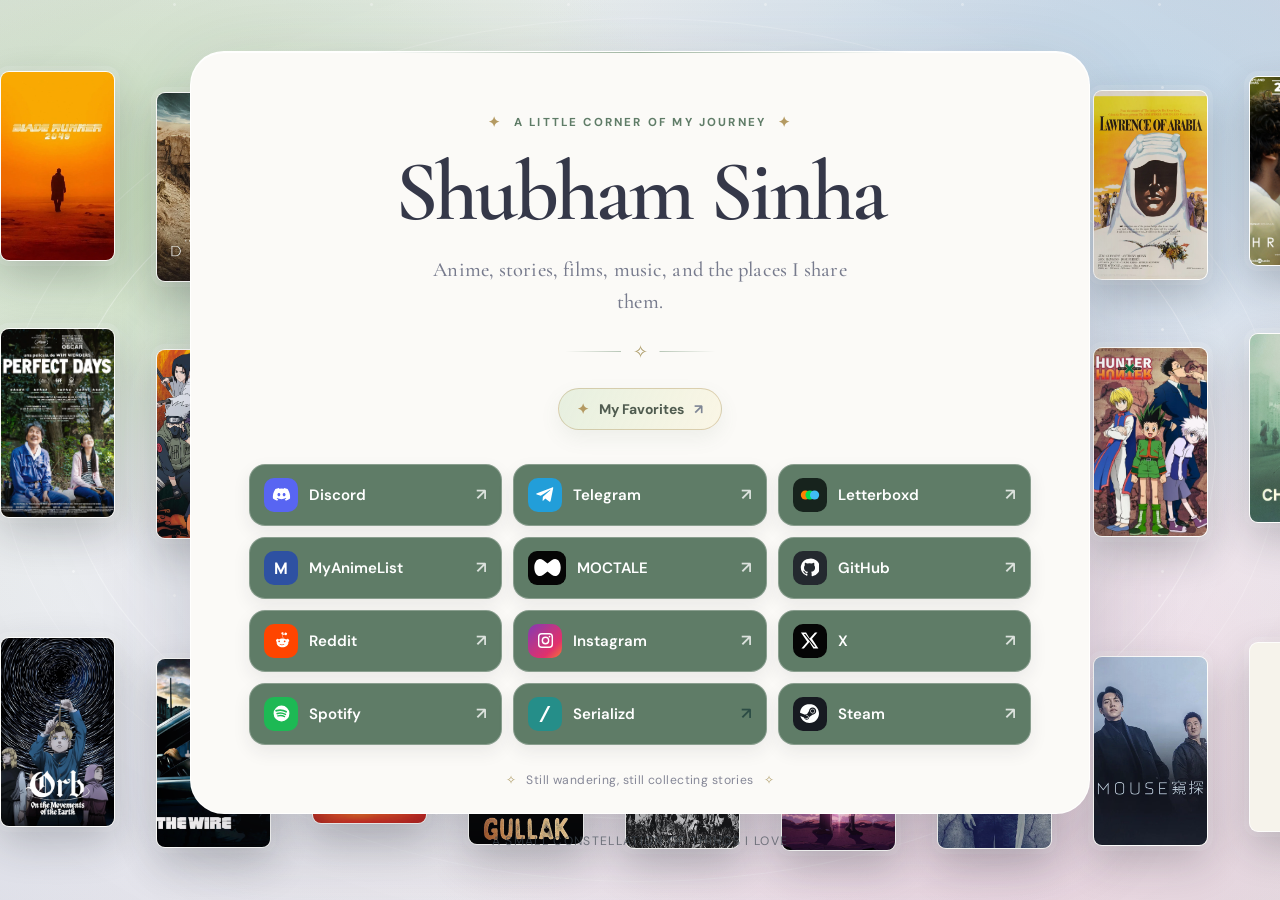
<file: index.html>
<!doctype html>
<html lang="en">
<head>
  <meta charset="utf-8">
  <meta name="viewport" content="width=device-width, initial-scale=1">
  <meta name="theme-color" content="#e8eee8">
  <meta name="description" content="Shubham Sinha's corner of the web: anime, films, stories, music, and more.">
  <title>Shubham Sinha — A Little Corner of My Journey</title>
  <link rel="preconnect" href="https://fonts.googleapis.com">
  <link rel="preconnect" href="https://fonts.gstatic.com" crossorigin>
  <link href="https://fonts.googleapis.com/css2?family=DM+Sans:wght@400;500;600;700&family=Manrope:wght@400;500;600;700;800&display=swap" rel="stylesheet">
  <link rel="stylesheet" href="style.css">
  <script src="script.js" defer></script>
</head>
<body>
  <div class="ambient-sky" aria-hidden="true">
    <div class="starfield"></div>
    <div class="orbit-ring orbit-ring--one"></div>
    <div class="orbit-ring orbit-ring--two"></div>
  </div>

  <div class="poster-field" aria-hidden="true">
    <div class="poster-lane poster-lane--one" data-lane="0"></div>
    <div class="poster-lane poster-lane--two" data-lane="1"></div>
    <div class="poster-lane poster-lane--three" data-lane="2"></div>
  </div>

  <main class="page-shell">
    <section class="profile-card" aria-labelledby="profile-name">
      <header class="profile-header">
        <p class="eyebrow"><span aria-hidden="true">✦</span> A little corner of my journey <span aria-hidden="true">✦</span></p>
        <h1 id="profile-name">Shubham Sinha</h1>
        <p class="intro">Anime, stories, films, music, and the places I share them.</p>
        <div class="journey-mark" aria-hidden="true"><span></span><i>✧</i><span></span></div>
        <a class="favorites-portal" href="favorites.html"><span class="favorites-portal__star" aria-hidden="true">✦</span><span>My Favorites</span><span class="favorites-portal__arrow" aria-hidden="true">↗</span></a>
      </header>

      <nav class="social-links" aria-label="Social profiles">
        <a class="social-link social-link--discord" href="https://discord.com/users/1115243371095658556" target="_blank" rel="noopener noreferrer"><span class="social-icon" aria-hidden="true"><svg viewBox="0 0 24 24"><path d="M19.7 5.1a18 18 0 0 0-4.4-1.4l-.5 1a16.7 16.7 0 0 0-5.6 0l-.5-1a18 18 0 0 0-4.4 1.4C1.5 9.2.8 13.2 1.2 17.1a18 18 0 0 0 5.4 2.7l1.2-2a11.7 11.7 0 0 1-1.9-.9l.5-.4a12.8 12.8 0 0 0 11.2 0l.5.4a11.7 11.7 0 0 1-1.9.9l1.2 2a18 18 0 0 0 5.4-2.7c.5-4.6-.8-8.5-3.1-12ZM8.7 14.2c-1 0-1.8-.9-1.8-2s.8-2 1.8-2 1.8.9 1.8 2-.8 2-1.8 2Zm6.6 0c-1 0-1.8-.9-1.8-2s.8-2 1.8-2 1.8.9 1.8 2-.8 2-1.8 2Z"/></svg></span><span class="social-name">Discord</span><span class="link-arrow" aria-hidden="true">↗</span></a>
        <a class="social-link social-link--telegram" href="https://t.me/Shubham_sinha63" target="_blank" rel="noopener noreferrer"><span class="social-icon" aria-hidden="true"><svg viewBox="0 0 24 24"><path d="M21.7 4.2 18.5 20c-.2 1.1-.9 1.4-1.8.9l-5-3.7-2.4 2.3c-.3.3-.5.5-1 .5l.4-5.1 9.3-8.4c.4-.4-.1-.6-.6-.2L6 13.5l-4.9-1.6c-1.1-.3-1.1-1.1.2-1.6L20.4 3c.9-.3 1.7.2 1.3 1.2Z"/></svg></span><span class="social-name">Telegram</span><span class="link-arrow" aria-hidden="true">↗</span></a>
        <a class="social-link social-link--letterboxd" href="https://letterboxd.com/_sinhashubham_/" target="_blank" rel="noopener noreferrer"><span class="social-icon letterboxd-mark" aria-hidden="true"><svg viewBox="0 0 24 24"><circle cx="7" cy="12" r="5"/><circle cx="12" cy="12" r="5"/><circle cx="17" cy="12" r="5"/></svg></span><span class="social-name">Letterboxd</span><span class="link-arrow" aria-hidden="true">↗</span></a>
        <a class="social-link social-link--mal" href="https://myanimelist.net/profile/lunthra" target="_blank" rel="noopener noreferrer"><span class="social-icon mal-mark" aria-hidden="true">M</span><span class="social-name">MyAnimeList</span><span class="link-arrow" aria-hidden="true">↗</span></a>
        <a class="social-link social-link--moctale" href="https://www.moctale.in/u/shubham_sinha" target="_blank" rel="noopener noreferrer"><span class="social-icon moctale-mark" aria-hidden="true"><svg viewBox="0 0 30 24"><path d="M3 12C3 5.8 7 2.2 11.2 5.4L15 8.3l3.8-2.9C23 2.2 27 5.8 27 12s-4 9.8-8.2 6.6L15 15.7l-3.8 2.9C7 21.8 3 18.2 3 12Z"/></svg></span><span class="social-name">MOCTALE</span><span class="link-arrow" aria-hidden="true">↗</span></a>
        <a class="social-link social-link--github" href="https://github.com/Lunthra" target="_blank" rel="noopener noreferrer"><span class="social-icon" aria-hidden="true"><svg viewBox="0 0 24 24"><path d="M12 .9a11.1 11.1 0 0 0-3.5 21.6c.6.1.8-.3.8-.6v-2.1c-3.1.7-3.8-1.3-3.8-1.3-.5-1.3-1.2-1.6-1.2-1.6-1-.7.1-.7.1-.7 1.1.1 1.7 1.1 1.7 1.1 1 .1.8 2.4 3.4 1.7.1-.7.4-1.2.7-1.5-2.5-.3-5.1-1.3-5.1-5.5 0-1.2.4-2.2 1.1-3-.1-.3-.5-1.5.1-3.1 0 0 .9-.3 3 1.1a10.4 10.4 0 0 1 5.5 0c2.1-1.4 3-1.1 3-1.1.6 1.6.2 2.8.1 3.1.7.8 1.1 1.8 1.1 3 0 4.2-2.6 5.2-5.1 5.5.4.3.8 1 .8 2v3c0 .3.2.7.8.6A11.1 11.1 0 0 0 12 .9Z"/></svg></span><span class="social-name">GitHub</span><span class="link-arrow" aria-hidden="true">↗</span></a>
        <a class="social-link social-link--reddit" href="https://www.reddit.com/user/ShubhamSinha_/" target="_blank" rel="noopener noreferrer"><span class="social-icon" aria-hidden="true"><svg viewBox="0 0 24 24"><path d="M14.8 3.2a1.5 1.5 0 1 0-1.4 1.5l1 4.6a12 12 0 0 0-5.7 1.4 2.1 2.1 0 1 0-2.7 3.2c0 .3-.1.6-.1.9 0 3.2 3.3 5.8 7.4 5.8s7.4-2.6 7.4-5.8l-.1-.9a2.1 2.1 0 1 0-2.6-3.2 12 12 0 0 0-4.1-1.3l-.9-4.3 3-.6a1.6 1.6 0 1 0-.2-1l-3.5.7ZM9 14.1a1.1 1.1 0 1 1 0-2.2 1.1 1.1 0 0 1 0 2.2Zm6.3 3.1a5 5 0 0 1-5.5 0 .5.5 0 0 1 .6-.8 4 4 0 0 0 4.3 0 .5.5 0 1 1 .6.8Zm.7-3.1a1.1 1.1 0 1 1 0-2.2 1.1 1.1 0 0 1 0 2.2Z"/></svg></span><span class="social-name">Reddit</span><span class="link-arrow" aria-hidden="true">↗</span></a>
        <a class="social-link social-link--instagram" href="https://www.instagram.com/_sinhashubham_/" target="_blank" rel="noopener noreferrer"><span class="social-icon" aria-hidden="true"><svg viewBox="0 0 24 24"><path d="M7.3 2.5h9.4a4.8 4.8 0 0 1 4.8 4.8v9.4a4.8 4.8 0 0 1-4.8 4.8H7.3a4.8 4.8 0 0 1-4.8-4.8V7.3a4.8 4.8 0 0 1 4.8-4.8Zm0 1.8a3 3 0 0 0-3 3v9.4a3 3 0 0 0 3 3h9.4a3 3 0 0 0 3-3V7.3a3 3 0 0 0-3-3H7.3ZM12 7.1a4.9 4.9 0 1 1 0 9.8 4.9 4.9 0 0 1 0-9.8Zm0 1.8a3.1 3.1 0 1 0 0 6.2 3.1 3.1 0 0 0 0-6.2Zm5.1-3a1.1 1.1 0 1 1 0 2.2 1.1 1.1 0 0 1 0-2.2Z"/></svg></span><span class="social-name">Instagram</span><span class="link-arrow" aria-hidden="true">↗</span></a>
        <a class="social-link social-link--x" href="https://x.com/SSinha6355" target="_blank" rel="noopener noreferrer"><span class="social-icon" aria-hidden="true"><svg viewBox="0 0 24 24"><path d="M18.9 2H22l-6.8 7.8L23.2 22h-6.3l-5-8-7 8H1.8l7.3-8.4L1.2 2h6.5l4.5 7.4L18.9 2Zm-1.1 18h1.7L6.7 3.9H4.9L17.8 20Z"/></svg></span><span class="social-name">X</span><span class="link-arrow" aria-hidden="true">↗</span></a>
        <a class="social-link social-link--spotify" href="https://open.spotify.com/user/31fpom3zlv6yt6jeaqxa42qtnzzy" target="_blank" rel="noopener noreferrer"><span class="social-icon" aria-hidden="true"><svg viewBox="0 0 24 24"><path d="M12 2a10 10 0 1 0 0 20 10 10 0 0 0 0-20Zm4.6 14.4a.8.8 0 0 1-1.1.3 9.7 9.7 0 0 0-7.8-.9.8.8 0 1 1-.5-1.5 11.2 11.2 0 0 1 9.1 1 .8.8 0 0 1 .3 1.1Zm1.2-2.7a1 1 0 0 1-1.3.3 12 12 0 0 0-9.4-1.1 1 1 0 1 1-.6-1.8 14 14 0 0 1 11 1.3 1 1 0 0 1 .3 1.3Zm.1-2.8A14.5 14.5 0 0 0 6 9.5a1.2 1.2 0 1 1-.7-2.2 16.8 16.8 0 0 1 13.3 1.6 1.2 1.2 0 0 1-.7 2Z"/></svg></span><span class="social-name">Spotify</span><span class="link-arrow" aria-hidden="true">↗</span></a>
        <a class="social-link social-link--serializd" href="https://www.serializd.com/user/Shubham_sinha/profile" target="_blank" rel="noopener noreferrer"><span class="social-icon serializd-mark" aria-hidden="true"><svg viewBox="0 0 24 24"><path d="M17.8 3.2 8.7 20.8H5.9L15 3.2h2.8Z"/></svg></span><span class="social-name">Serializd</span><span class="link-arrow" aria-hidden="true">↗</span></a>
              <a class="social-link social-link--steam" href="https://steamcommunity.com/id/Lunthra/" target="_blank" rel="noopener noreferrer"><span class="social-icon" aria-hidden="true"><svg viewBox="0 0 24 24"><path d="M12 0C5.372 0 .511 4.86.022 11.037l6.432 2.658c.545-.371 1.203-.59 1.912-.59.063 0 .125.004.188.006l2.861-4.142V8.91c0-2.495 2.028-4.524 4.524-4.524 2.494 0 4.524 2.031 4.524 4.527s-2.03 4.525-4.524 4.525h-.105l-4.076 2.911c0 .052.004.105.004.159 0 1.875-1.515 3.396-3.39 3.396-1.635 0-3.016-1.173-3.331-2.727L.436 15.27C1.862 20.307 6.486 24 11.979 24c6.627 0 11.999-5.373 11.999-12S18.605 0 11.979 0zM7.54 18.21l-1.473-.61c.262.543.714.999 1.314 1.25 1.297.539 2.793-.076 3.332-1.375.263-.63.264-1.319.005-1.949s-.75-1.121-1.377-1.383c-.624-.26-1.29-.249-1.878-.03l1.523.63c.956.4 1.409 1.5 1.009 2.455-.397.957-1.497 1.41-2.454 1.012H7.54zm11.415-9.303c0-1.662-1.353-3.015-3.015-3.015-1.665 0-3.015 1.353-3.015 3.015 0 1.665 1.35 3.015 3.015 3.015 1.663 0 3.015-1.35 3.015-3.015zm-5.273-.005c0-1.252 1.013-2.266 2.265-2.266 1.249 0 2.266 1.014 2.266 2.266 0 1.251-1.017 2.265-2.266 2.265-1.253 0-2.265-1.014-2.265-2.266z"/></svg></span><span class="social-name">Steam</span><span class="link-arrow" aria-hidden="true">↗</span></a>
      </nav>

      <footer class="card-footer"><span aria-hidden="true">✧</span> Still wandering, still collecting stories <span aria-hidden="true">✧</span></footer>
    </section>
    <p class="page-note">A small constellation of things I love</p>
  </main>
</body>
</html>
</file>
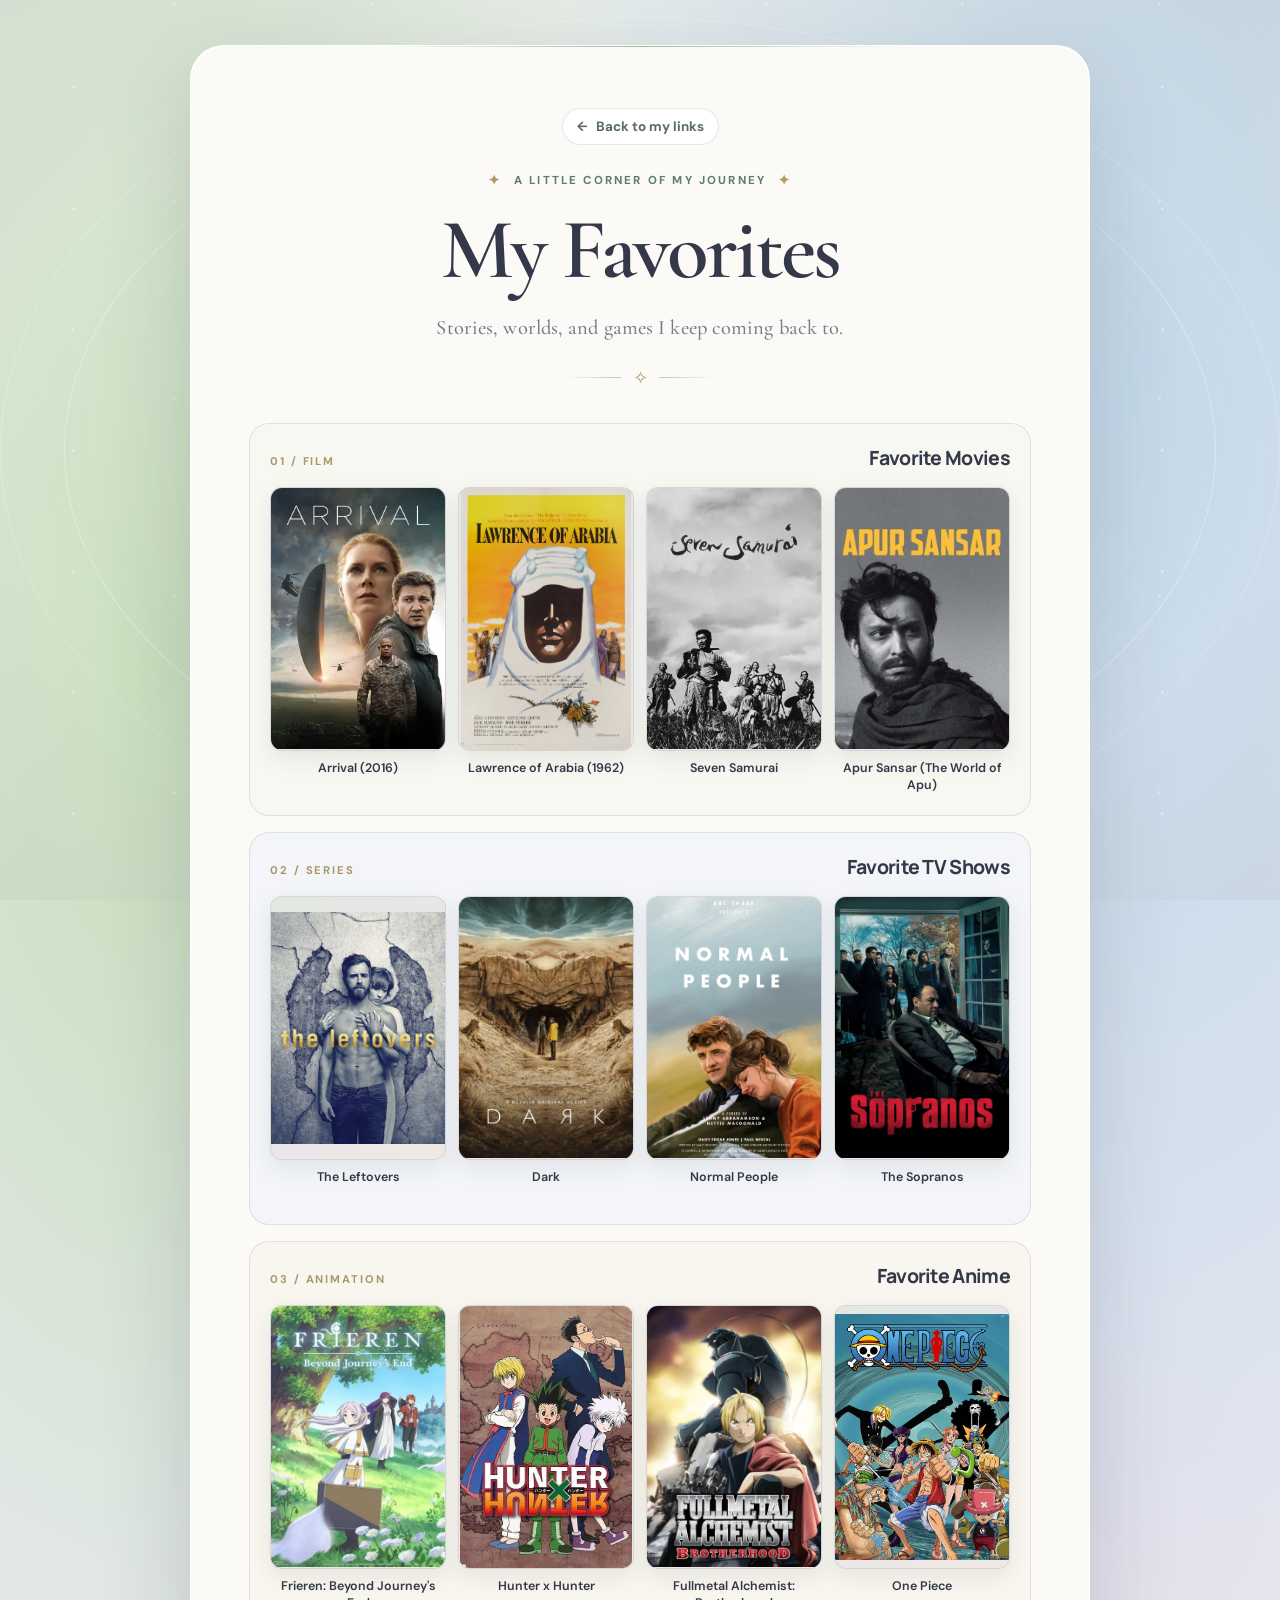
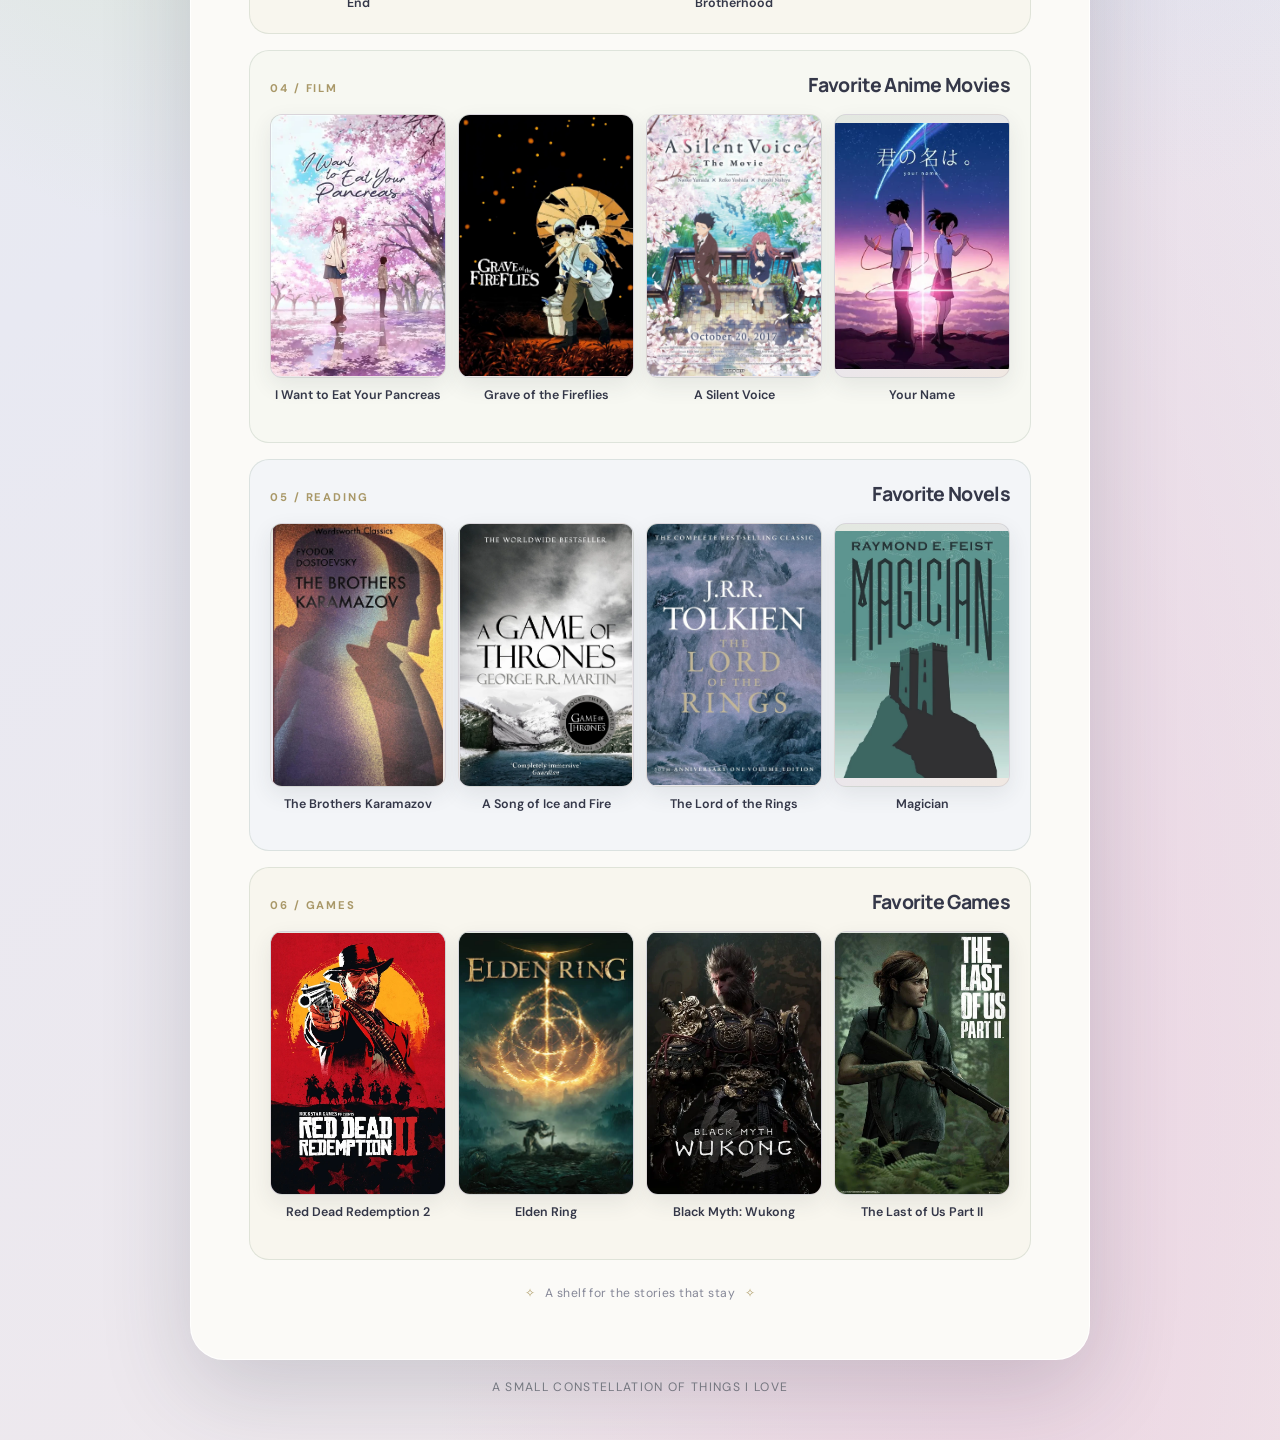
<file: favorites.html>
<!doctype html>
<html lang="en">
<head>
  <meta charset="utf-8">
  <meta name="viewport" content="width=device-width, initial-scale=1">
  <meta name="theme-color" content="#e8eee8">
  <meta name="description" content="A personal shelf of Shubham Sinha's favorite films, shows, anime, novels, and games.">
  <title>My Favorites — Shubham Sinha</title>
  <link rel="preconnect" href="https://fonts.googleapis.com">
  <link rel="preconnect" href="https://fonts.gstatic.com" crossorigin>
  <link href="https://fonts.googleapis.com/css2?family=DM+Sans:wght@400;500;600;700&family=Manrope:wght@400;500;600;700;800&display=swap" rel="stylesheet">
  <link rel="stylesheet" href="style.css">
  <script src="script.js" defer></script>
</head>
<body>
  <div class="ambient-sky" aria-hidden="true">
    <div class="starfield"></div>
    <div class="orbit-ring orbit-ring--one"></div>
    <div class="orbit-ring orbit-ring--two"></div>
  </div>
  <main class="page-shell favorites-page">
    <section class="profile-card" aria-labelledby="favorites-title">
      <div class="favorites-topline"><a class="home-link" href="index.html"><span aria-hidden="true">←</span> Back to my links</a></div>
      <header class="profile-header">
        <p class="eyebrow"><span aria-hidden="true">✦</span> A little corner of my journey <span aria-hidden="true">✦</span></p>
        <h1 id="favorites-title">My Favorites</h1>
        <p class="intro favorites-intro">Stories, worlds, and games I keep coming back to.</p>
        <div class="journey-mark" aria-hidden="true"><span></span><i>✧</i><span></span></div>
      </header>
      <div class="favorite-shelves">
        <section class="favorite-shelf" aria-labelledby="shelf-movies">
          <header class="favorite-shelf__heading"><span class="favorite-shelf__number">01 / FILM</span><h2 id="shelf-movies">Favorite Movies</h2></header>
          <div class="favorite-poster-grid">
          <figure class="favorite-poster">
            <div class="favorite-poster-art">
              <img data-favorite-poster src="images/Favorite%20Movies/01.webp" alt="Arrival (2016)">
              <div class="poster-empty-state"><span>01</span><small>Image will appear here</small></div>
            </div>
            <figcaption>Arrival (2016)</figcaption>
          </figure>
          <figure class="favorite-poster">
            <div class="favorite-poster-art">
              <img data-favorite-poster src="images/Favorite%20Movies/02.webp" alt="Lawrence of Arabia (1962)">
              <div class="poster-empty-state"><span>02</span><small>Image will appear here</small></div>
            </div>
            <figcaption>Lawrence of Arabia (1962)</figcaption>
          </figure>
          <figure class="favorite-poster">
            <div class="favorite-poster-art">
              <img data-favorite-poster src="images/Favorite%20Movies/03.webp" alt="Seven Samurai">
              <div class="poster-empty-state"><span>03</span><small>Image will appear here</small></div>
            </div>
            <figcaption>Seven Samurai</figcaption>
          </figure>
          <figure class="favorite-poster">
            <div class="favorite-poster-art">
              <img data-favorite-poster src="images/Favorite%20Movies/04.webp" alt="Apur Sansar (The World of Apu)">
              <div class="poster-empty-state"><span>04</span><small>Image will appear here</small></div>
            </div>
            <figcaption>Apur Sansar (The World of Apu)</figcaption>
          </figure>
          </div>
        </section>
        <section class="favorite-shelf" aria-labelledby="shelf-tv">
          <header class="favorite-shelf__heading"><span class="favorite-shelf__number">02 / SERIES</span><h2 id="shelf-tv">Favorite TV Shows</h2></header>
          <div class="favorite-poster-grid">
          <figure class="favorite-poster">
            <div class="favorite-poster-art">
              <img data-favorite-poster src="images/TV%20Shows/01.webp" alt="The Leftovers">
              <div class="poster-empty-state"><span>01</span><small>Image will appear here</small></div>
            </div>
            <figcaption>The Leftovers</figcaption>
          </figure>
          <figure class="favorite-poster">
            <div class="favorite-poster-art">
              <img data-favorite-poster src="images/TV%20Shows/02.webp" alt="Dark">
              <div class="poster-empty-state"><span>02</span><small>Image will appear here</small></div>
            </div>
            <figcaption>Dark</figcaption>
          </figure>
          <figure class="favorite-poster">
            <div class="favorite-poster-art">
              <img data-favorite-poster src="images/TV%20Shows/03.webp" alt="Normal People">
              <div class="poster-empty-state"><span>03</span><small>Image will appear here</small></div>
            </div>
            <figcaption>Normal People</figcaption>
          </figure>
          <figure class="favorite-poster">
            <div class="favorite-poster-art">
              <img data-favorite-poster src="images/TV%20Shows/04.webp" alt="The Sopranos">
              <div class="poster-empty-state"><span>04</span><small>Image will appear here</small></div>
            </div>
            <figcaption>The Sopranos</figcaption>
          </figure>
          </div>
        </section>
        <section class="favorite-shelf" aria-labelledby="shelf-anime">
          <header class="favorite-shelf__heading"><span class="favorite-shelf__number">03 / ANIMATION</span><h2 id="shelf-anime">Favorite Anime</h2></header>
          <div class="favorite-poster-grid">
          <figure class="favorite-poster">
            <div class="favorite-poster-art">
              <img data-favorite-poster src="images/Favorite%20Anime/01.webp" alt="Frieren: Beyond Journey&#x27;s End">
              <div class="poster-empty-state"><span>01</span><small>Image will appear here</small></div>
            </div>
            <figcaption>Frieren: Beyond Journey&#x27;s End</figcaption>
          </figure>
          <figure class="favorite-poster">
            <div class="favorite-poster-art">
              <img data-favorite-poster src="images/Favorite%20Anime/02.webp" alt="Hunter x Hunter">
              <div class="poster-empty-state"><span>02</span><small>Image will appear here</small></div>
            </div>
            <figcaption>Hunter x Hunter</figcaption>
          </figure>
          <figure class="favorite-poster">
            <div class="favorite-poster-art">
              <img data-favorite-poster src="images/Favorite%20Anime/03.webp" alt="Fullmetal Alchemist: Brotherhood">
              <div class="poster-empty-state"><span>03</span><small>Image will appear here</small></div>
            </div>
            <figcaption>Fullmetal Alchemist: Brotherhood</figcaption>
          </figure>
          <figure class="favorite-poster">
            <div class="favorite-poster-art">
              <img data-favorite-poster src="images/Favorite%20Anime/04.webp" alt="One Piece">
              <div class="poster-empty-state"><span>04</span><small>Image will appear here</small></div>
            </div>
            <figcaption>One Piece</figcaption>
          </figure>
          </div>
        </section>
        <section class="favorite-shelf" aria-labelledby="shelf-anime-films">
          <header class="favorite-shelf__heading"><span class="favorite-shelf__number">04 / FILM</span><h2 id="shelf-anime-films">Favorite Anime Movies</h2></header>
          <div class="favorite-poster-grid">
          <figure class="favorite-poster">
            <div class="favorite-poster-art">
              <img data-favorite-poster src="images/Favorite%20Anime%20Movies/01.webp" alt="I Want to Eat Your Pancreas">
              <div class="poster-empty-state"><span>01</span><small>Image will appear here</small></div>
            </div>
            <figcaption>I Want to Eat Your Pancreas</figcaption>
          </figure>
          <figure class="favorite-poster">
            <div class="favorite-poster-art">
              <img data-favorite-poster src="images/Favorite%20Anime%20Movies/02.webp" alt="Grave of the Fireflies">
              <div class="poster-empty-state"><span>02</span><small>Image will appear here</small></div>
            </div>
            <figcaption>Grave of the Fireflies</figcaption>
          </figure>
          <figure class="favorite-poster">
            <div class="favorite-poster-art">
              <img data-favorite-poster src="images/Favorite%20Anime%20Movies/03.webp" alt="A Silent Voice">
              <div class="poster-empty-state"><span>03</span><small>Image will appear here</small></div>
            </div>
            <figcaption>A Silent Voice</figcaption>
          </figure>
          <figure class="favorite-poster">
            <div class="favorite-poster-art">
              <img data-favorite-poster src="images/Favorite%20Anime%20Movies/04.webp" alt="Your Name">
              <div class="poster-empty-state"><span>04</span><small>Image will appear here</small></div>
            </div>
            <figcaption>Your Name</figcaption>
          </figure>
          </div>
        </section>
        <section class="favorite-shelf" aria-labelledby="shelf-novels">
          <header class="favorite-shelf__heading"><span class="favorite-shelf__number">05 / READING</span><h2 id="shelf-novels">Favorite Novels</h2></header>
          <div class="favorite-poster-grid">
          <figure class="favorite-poster">
            <div class="favorite-poster-art">
              <img data-favorite-poster src="images/Favorite%20Novels/01.webp" alt="The Brothers Karamazov">
              <div class="poster-empty-state"><span>01</span><small>Image will appear here</small></div>
            </div>
            <figcaption>The Brothers Karamazov</figcaption>
          </figure>
          <figure class="favorite-poster">
            <div class="favorite-poster-art">
              <img data-favorite-poster src="images/Favorite%20Novels/02.webp" alt="A Song of Ice and Fire">
              <div class="poster-empty-state"><span>02</span><small>Image will appear here</small></div>
            </div>
            <figcaption>A Song of Ice and Fire</figcaption>
          </figure>
          <figure class="favorite-poster">
            <div class="favorite-poster-art">
              <img data-favorite-poster src="images/Favorite%20Novels/03.webp" alt="The Lord of the Rings">
              <div class="poster-empty-state"><span>03</span><small>Image will appear here</small></div>
            </div>
            <figcaption>The Lord of the Rings</figcaption>
          </figure>
          <figure class="favorite-poster">
            <div class="favorite-poster-art">
              <img data-favorite-poster src="images/Favorite%20Novels/04.webp" alt="Magician">
              <div class="poster-empty-state"><span>04</span><small>Image will appear here</small></div>
            </div>
            <figcaption>Magician</figcaption>
          </figure>
          </div>
        </section>
        <section class="favorite-shelf" aria-labelledby="shelf-games">
          <header class="favorite-shelf__heading"><span class="favorite-shelf__number">06 / GAMES</span><h2 id="shelf-games">Favorite Games</h2></header>
          <div class="favorite-poster-grid">
          <figure class="favorite-poster">
            <div class="favorite-poster-art">
              <img data-favorite-poster src="images/Favorite%20Games/01.webp" alt="Red Dead Redemption 2">
              <div class="poster-empty-state"><span>01</span><small>Image will appear here</small></div>
            </div>
            <figcaption>Red Dead Redemption 2</figcaption>
          </figure>
          <figure class="favorite-poster">
            <div class="favorite-poster-art">
              <img data-favorite-poster src="images/Favorite%20Games/02.webp" alt="Elden Ring">
              <div class="poster-empty-state"><span>02</span><small>Image will appear here</small></div>
            </div>
            <figcaption>Elden Ring</figcaption>
          </figure>
          <figure class="favorite-poster">
            <div class="favorite-poster-art">
              <img data-favorite-poster src="images/Favorite%20Games/03.webp" alt="Black Myth: Wukong">
              <div class="poster-empty-state"><span>03</span><small>Image will appear here</small></div>
            </div>
            <figcaption>Black Myth: Wukong</figcaption>
          </figure>
          <figure class="favorite-poster">
            <div class="favorite-poster-art">
              <img data-favorite-poster src="images/Favorite%20Games/04.webp" alt="The Last of Us Part II">
              <div class="poster-empty-state"><span>04</span><small>Image will appear here</small></div>
            </div>
            <figcaption>The Last of Us Part II</figcaption>
          </figure>
          </div>
        </section>
      </div>
      <footer class="card-footer favorites-footer"><span aria-hidden="true">✧</span> A shelf for the stories that stay <span aria-hidden="true">✧</span></footer>
    </section>
    <p class="page-note">A small constellation of things I love</p>
  </main>
</body>
</html>
</file>
<file: style.css>
@import url("https://fonts.googleapis.com/css2?family=Cormorant+Garamond:ital,wght@0,400;0,500;0,600;0,700;1,400;1,500&display=swap");

:root {
  color-scheme: light;
  --ink: #353849;
  --muted: #777b8d;
  --sage-deep: #5f7c67;
  --line: rgba(80, 85, 105, .15);
  --shadow: 0 28px 90px rgba(47, 54, 68, .19);
}

* { box-sizing: border-box; }
html { min-width: 320px; min-height: 100%; scroll-behavior: smooth; }
body {
  position: relative; isolation: isolate; display: grid; min-height: 100vh; margin: 0;
  padding: clamp(24px, 5vh, 64px) 22px; overflow-x: hidden; place-items: center; color: var(--ink);
  background: radial-gradient(ellipse at 13% 22%, rgba(193,220,179,.88), transparent 34rem),
    radial-gradient(ellipse at 89% 12%, rgba(185,211,232,.88), transparent 38rem),
    radial-gradient(ellipse at 77% 89%, rgba(233,202,221,.70), transparent 35rem),
    linear-gradient(145deg, #e8eee8 0%, #e8e9f2 49%, #f1e8eb 100%);
  font-family: "DM Sans", sans-serif;
}
body::before { position: fixed; z-index: -2; inset: 0; pointer-events: none; content: ""; opacity: .45;
  background-image: radial-gradient(circle, rgba(255,255,255,.95) 1px, transparent 1.8px), radial-gradient(circle, rgba(255,255,255,.8) 1px, transparent 1.8px);
  background-size: 121px 121px, 197px 197px; background-position: 13px 27px, 76px 103px; }
.ambient-sky { position: fixed; z-index: -1; inset: 0; overflow: hidden; pointer-events: none; }
.starfield { position: absolute; inset: 0; background: radial-gradient(ellipse at center, transparent 16%, rgba(246,246,241,.10) 68%, rgba(54,61,75,.12) 140%); }
.orbit-ring { position: absolute; top: 50%; left: 50%; width: min(90vw,1280px); height: min(82vh,900px); border: 1px solid rgba(255,255,255,.33); border-radius: 50%; transform: translate(-50%,-50%); }
.orbit-ring--two { width: min(100vw,1450px); height: min(96vh,1080px); border-color: rgba(255,255,255,.19); }

.poster-field { position: fixed; z-index: 1; inset: 0; overflow: hidden; pointer-events: none; }
.poster-lane { position: absolute; left: 0; width: 100%; height: clamp(120px, 16vw, 190px); overflow: visible; }
.poster-lane--one { top: 9%; }
.poster-lane--two { top: 37.5%; }
.poster-lane--three { bottom: 7%; }
.poster-track { display: flex; width: max-content; height: 100%; animation: poster-loop var(--loop-duration, 70s) linear infinite; will-change: transform; }
.poster-track--reverse { animation-direction: reverse; }
.poster-group { display: flex; height: 100%; align-items: center; gap: clamp(24px, 3.2vw, 54px); padding-right: clamp(24px, 3.2vw, 54px); }
.poster-frame { position: relative; flex: 0 0 auto; width: clamp(86px, 9vw, 142px); height: 100%; align-self: center; overflow: hidden; border: 1px solid rgba(255,255,255,.82); border-radius: 9px; background: #f6f3eb; box-shadow: 0 16px 42px rgba(33,39,48,.24), 0 0 0 5px rgba(255,255,255,.12); transform: translateY(var(--poster-offset, 0px)); }
.poster-frame img { display: block; width: 100%; height: 100%; object-fit: cover; background: transparent; }
@keyframes poster-loop { to { transform: translateX(-50%); } }

.page-shell { position: relative; z-index: 2; width: min(100%, 900px); margin: auto; }
.profile-card { position: relative; padding: clamp(34px,5vw,62px) clamp(22px,5vw,58px) 25px; overflow: hidden; border: 1px solid rgba(255,255,255,.92); border-radius: 34px; background: #fbfaf7; box-shadow: var(--shadow), inset 0 1px 0 rgba(255,255,255,.98); }
.profile-card::before { position: absolute; top: 0; left: 50%; width: min(66%,540px); height: 1px; content: ""; background: linear-gradient(90deg,transparent,rgba(128,156,130,.75),transparent); transform: translateX(-50%); }
.profile-header { max-width: 650px; margin: 0 auto 34px; text-align: center; }
.eyebrow { display: flex; align-items: center; justify-content: center; gap: 12px; margin: 0 0 17px; color: var(--sage-deep); font-size: .72rem; font-weight: 700; letter-spacing: .19em; text-transform: uppercase; }
.eyebrow span { color: #b49a62; font-size: .85rem; }
h1 { margin: 0; font-family: "Manrope", sans-serif; font-size: clamp(2.6rem,7vw,5rem); font-weight: 800; letter-spacing: -.075em; line-height: 1.04; }
.intro { max-width: 450px; margin: 17px auto 0; color: var(--muted); font-size: clamp(.98rem,2vw,1.12rem); line-height: 1.75; }
.journey-mark { display: flex; width: 150px; align-items: center; gap: 12px; margin: 23px auto 0; color: #ad9c69; }
.journey-mark span { height: 1px; flex: 1; background: linear-gradient(90deg,transparent,rgba(128,156,130,.55)); }
.journey-mark span:last-child { transform: scaleX(-1); }
.journey-mark i { font-size: 1.1rem; font-style: normal; }
.social-links { display: grid; grid-template-columns: repeat(6,minmax(0,1fr)); gap: 11px; } .social-links > a { grid-column: span 2; }
.social-links a { --brand: #5f7c67; --tint: #f2f6f1; display: flex; min-height: 62px; align-items: center; justify-content: flex-start; gap: 11px; padding: 12px 14px; border: 1px solid color-mix(in srgb,var(--brand) 23%,white); border-radius: 16px; color: var(--ink); background: var(--tint); font-size: .94rem; font-weight: 600; text-decoration: none; transition: transform 220ms ease, background-color 220ms ease, border-color 220ms ease, box-shadow 220ms ease; }
.social-links a:hover { transform: translateY(-3px); border-color: color-mix(in srgb,var(--brand) 54%,white); background: color-mix(in srgb,var(--brand) 13%,white); box-shadow: 0 12px 28px color-mix(in srgb,var(--brand) 14%,transparent); }
.social-link--discord { --brand:#5865f2; --tint:#f1f2ff; }
.social-link--telegram { --brand:#229ed9; --tint:#eff9fd; }
.social-link--letterboxd { --brand:#16883d; --tint:#edf8f0; }
.social-link--mal { --brand:#2e51a2; --tint:#f0f3fb; }
.social-link--moctale { --brand:#697b69; --tint:#f2f5f0; }
.social-link--github { --brand:#24292f; --tint:#f1f2f3; }
.social-link--reddit { --brand:#ff4500; --tint:#fff3ee; }
.social-link--instagram { --brand:#d94379; --tint:#fff0f5; }
.social-link--x { --brand:#111111; --tint:#f1f1f1; }
.social-link--spotify { --brand:#16883d; --tint:#eef8f0; }
.social-link--serializd { --brand:#3baf9d; --tint:#eefdFA; }
.social-icon { display: grid; width: 34px; height: 34px; flex: 0 0 34px; place-items: center; border-radius: 10px; color: #fff; background: var(--brand); }
.social-icon svg { display: block; width: 19px; height: 19px; fill: currentColor; }
.letterboxd-mark svg { width: 22px; height: 22px; }
.mal-mark,.moctale-mark { font-family: "Manrope",sans-serif; font-size: 1rem; font-weight: 800; letter-spacing: -.06em; }
.moctale-mark { border-radius: 50%; font-family: Georgia,serif; font-style: italic; }
.serializd-mark svg { width: 22px; height: 22px; }
.social-name { min-width: 0; overflow: hidden; text-overflow: ellipsis; white-space: nowrap; }
.link-arrow { margin-left: auto; color: color-mix(in srgb,var(--brand) 66%,#858797); font-size: 1.03rem; transition: transform 220ms ease,color 220ms ease; }
.social-links a:hover .link-arrow { color: var(--brand); transform: translate(2px,-2px); }
.social-links a:focus-visible { outline: 3px solid var(--brand); outline-offset: 3px; }
.card-footer { display: flex; align-items: center; justify-content: center; gap: 10px; margin-top: 27px; color: #858797; font-size: .76rem; letter-spacing: .035em; text-align: center; }
.card-footer span { color: #ae9b65; }
.page-note { margin: 19px 0 0; color: rgba(67,76,85,.67); font-size: .76rem; letter-spacing: .11em; text-align: center; text-transform: uppercase; }

@media (max-width: 1100px) { .page-shell { width: min(100%,820px); } .poster-lane { height: 140px; } .poster-frame { width: 100px; } }
@media (max-width: 720px) {
  body { padding: 25px 14px; }
  .page-shell { width: min(100%,580px); }
  .profile-card { padding: 37px 21px 22px; border-radius: 27px; background: #fbfaf7; }
  .profile-header { margin-bottom: 28px; }
  .social-links { grid-template-columns: repeat(4,minmax(0,1fr)); gap: 9px; } .social-links > a { grid-column: span 2; }
  .social-links a { min-height: 56px; gap: 9px; padding: 10px 11px; font-size: .84rem; } .social-icon { width: 31px; height: 31px; flex-basis: 31px; border-radius: 9px; } .social-icon svg { width: 17px; height: 17px; }
  .poster-lane { height: 104px; }
  .poster-frame { width: 70px; border-radius: 6px; }
  .poster-group { gap: 30px; padding-right: 30px; }
  .poster-lane--one { top: 4%; }
  .poster-lane--two { top: 43%; }
  .poster-lane--three { bottom: 4%; }
  .orbit-ring { width: 130vw; height: 78vh; }
  .orbit-ring--two { width: 150vw; height: 96vh; }
}
@media (max-width: 390px) { .social-links { grid-template-columns: 1fr; } .social-links > a { grid-column: 1; } .eyebrow { gap: 7px; font-size: .62rem; letter-spacing: .14em; } .card-footer { font-size: .68rem; } }
@media (prefers-reduced-motion: reduce) { html { scroll-behavior: auto; } .poster-track { animation: none; } *,*::before,*::after { transition-duration: .01ms !important; } }

/* Full brand-color social buttons */
.social-links .social-link { --foreground:#fff; --button-background:var(--brand); color:var(--foreground); border-color:rgba(255,255,255,.26); background:var(--button-background); box-shadow:0 7px 18px rgba(36,43,55,.08); }
.social-links .social-link:hover { border-color:rgba(255,255,255,.5); background:var(--button-background); filter:brightness(.92); box-shadow:0 12px 26px rgba(36,43,55,.16); }
.social-links .social-link:focus-visible { outline:3px solid var(--brand); outline-offset:4px; }
.social-links .social-link .social-icon { color:var(--foreground); background:rgba(255,255,255,.16); }
.social-links .social-link .link-arrow { color:rgba(255,255,255,.78); }
.social-links .social-link:hover .link-arrow { color:#fff; }
.social-link--discord { --brand:#5865f2; }
.social-link--telegram { --brand:#229ed9; }
.social-link--letterboxd { --brand:#17231d; }
.social-links .social-link--letterboxd .social-icon { background:transparent; }
.social-link--letterboxd .letterboxd-mark svg circle:nth-child(1) { fill:#ff8000; }
.social-link--letterboxd .letterboxd-mark svg circle:nth-child(2) { fill:#00e054; }
.social-link--letterboxd .letterboxd-mark svg circle:nth-child(3) { fill:#40bcf4; }
.social-link--mal { --brand:#2e51a2; }
.social-link--moctale { --brand:#050505; }
.social-links .social-link--moctale .social-icon { width:38px; flex-basis:38px; background:transparent; }
.social-links .social-link--moctale .social-icon svg { width:33px; height:27px; }
.social-link--github { --brand:#24292f; }
.social-link--reddit { --brand:#ff4500; }
.social-link--instagram { --brand:#c13584; --button-background:linear-gradient(115deg,#833ab4 0%,#c13584 42%,#e1306c 72%,#f77737 100%); }
.social-link--x { --brand:#050505; }
.social-link--spotify { --brand:#16883d; }
.social-link--serializd { --brand:#54ded8; --foreground:#113333; }
.social-links .social-link--serializd .social-icon { color:#fff; background:#258e89; }
.social-links .social-link--serializd .link-arrow { color:rgba(17,51,51,.65); }
.social-links .social-link--serializd:hover .link-arrow { color:#113333; }

/* Keep the profile cards sage; apply each brand color only to its icon tile. */
.social-links .social-link { --brand:#5f7c67; --button-background:#5f7c67; color:#fff; border-color:rgba(255,255,255,.26); background:#5f7c67; }
.social-links .social-link:hover { background:#5f7c67; filter:brightness(.94); }
.social-links .social-link .social-icon { color:#fff; background:rgba(255,255,255,.16); }
.social-links .social-link--discord .social-icon { background:#5865f2; }
.social-links .social-link--telegram .social-icon { background:#229ed9; }
.social-links .social-link--letterboxd .social-icon { background:#17231d; }
.social-links .social-link--mal .social-icon { background:#2e51a2; }
.social-links .social-link--moctale .social-icon { background:#050505; }
.social-links .social-link--github .social-icon { background:#24292f; }
.social-links .social-link--reddit .social-icon { background:#ff4500; }
.social-links .social-link--instagram .social-icon { background:linear-gradient(135deg,#833ab4 0%,#c13584 45%,#e1306c 72%,#f77737 100%); }
.social-links .social-link--x .social-icon { background:#050505; }
.social-links .social-link--spotify .social-icon { background:#1db954; }
.social-links .social-link--serializd .social-icon { background:#258e89; }
.social-links .social-link--letterboxd .letterboxd-mark svg circle:nth-child(1) { fill:#ff8000; }
.social-links .social-link--letterboxd .letterboxd-mark svg circle:nth-child(2) { fill:#00e054; }
.social-links .social-link--letterboxd .letterboxd-mark svg circle:nth-child(3) { fill:#40bcf4; }

/* Moctale's app mark sits in a rounded square, not a circle. */
.social-links .social-link--moctale .social-icon { border-radius:9px; background:#050505; }

.favorites-portal { display:flex; width:max-content; max-width:100%; align-items:center; justify-content:center; gap:10px; margin:25px auto 29px; padding:11px 18px; border:1px solid rgba(180,154,98,.42); border-radius:999px; color:#505c50; background:linear-gradient(115deg,rgba(225,237,218,.82),rgba(250,245,227,.92)); font-size:.87rem; font-weight:700; text-decoration:none; box-shadow:0 8px 20px rgba(95,124,103,.09); transition:transform 200ms ease,box-shadow 200ms ease,border-color 200ms ease; }
.favorites-portal:hover { transform:translateY(-2px); border-color:rgba(180,154,98,.75); box-shadow:0 12px 24px rgba(95,124,103,.14); }
.favorites-portal:focus-visible,.home-link:focus-visible { outline:3px solid #8597ab; outline-offset:4px; }
.favorites-portal__star { color:#b49a62; }
.favorites-portal__arrow { color:#7f8695; }
.favorites-page .profile-card { padding-bottom:clamp(30px,5vw,58px); }
.favorites-topline { display:flex; justify-content:center; margin:0 0 27px; }
.home-link { display:inline-flex; align-items:center; gap:9px; padding:9px 14px; border:1px solid var(--line); border-radius:999px; color:#596d5b; background:#fff; font-size:.84rem; font-weight:700; text-decoration:none; }
.favorites-intro { max-width:500px; }
.favorite-shelves { display:grid; grid-template-columns:repeat(2,minmax(0,1fr)); gap:13px; }
.favorite-shelf { position:relative; min-height:158px; overflow:hidden; padding:20px 21px; border:1px solid rgba(95,124,103,.17); border-radius:18px; background:linear-gradient(135deg,#f2f6ef 0%,#f8f5ec 100%); }
.favorite-shelf:nth-child(3n+2) { background:linear-gradient(135deg,#eff3f8 0%,#f7f3f7 100%); }
.favorite-shelf:nth-child(3n) { background:linear-gradient(135deg,#f7f0e7 0%,#f5f5ee 100%); }
.favorite-shelf__number { display:block; margin-bottom:14px; color:#a99868; font-size:.7rem; font-weight:700; letter-spacing:.17em; }
.favorite-shelf h2 { margin:0; color:var(--ink); font-family:"Manrope",sans-serif; font-size:1.15rem; font-weight:750; letter-spacing:-.035em; }
.favorite-shelf p { margin:8px 0 0; color:var(--muted); font-size:.83rem; line-height:1.5; }
.favorites-footer { margin-top:25px; }
@media (max-width:720px) { .favorites-portal { margin:21px auto 24px; } .favorite-shelves { gap:9px; } .favorite-shelf { min-height:145px; padding:16px 15px; } .favorite-shelf h2 { font-size:1.02rem; } }
@media (max-width:390px) { .favorite-shelves { grid-template-columns:1fr; } .favorite-shelf { min-height:128px; } }

/* Six four-image favorite shelves */
.favorites-page .favorite-shelves { display:grid; grid-template-columns:1fr; gap:16px; }
.favorites-page .favorite-shelf { min-height:0; padding:20px; border:1px solid rgba(95,124,103,.16); border-radius:20px; background:rgba(246,247,241,.84); }
.favorites-page .favorite-shelf:nth-child(3n+2) { background:rgba(241,244,248,.86); }
.favorites-page .favorite-shelf:nth-child(3n) { background:rgba(248,245,237,.9); }
.favorite-shelf__heading { display:flex; align-items:baseline; justify-content:space-between; gap:16px; margin:0 0 16px; }
.favorite-shelf__heading .favorite-shelf__number { margin:0; }
.favorite-shelf__heading h2 { font-size:clamp(1rem,2vw,1.22rem); }
.favorite-poster-grid { display:grid; grid-template-columns:repeat(4,minmax(0,1fr)); gap:12px; }
.favorite-poster { position:relative; min-width:0; overflow:hidden; aspect-ratio:2/3; margin:0; border:1px solid rgba(80,85,105,.12); border-radius:12px; background:linear-gradient(145deg,#e3e8e0,#e9e6ee 56%,#f0e8e2); box-shadow:0 8px 22px rgba(47,54,68,.09); }
.favorite-poster img { position:absolute; inset:0; display:block; width:100%; height:100%; object-fit:contain; opacity:0; transition:opacity 260ms ease; }
.favorite-poster.is-loaded img { opacity:1; }
.poster-empty-state { position:absolute; inset:0; display:flex; flex-direction:column; align-items:center; justify-content:center; gap:9px; padding:10px; color:#777d80; text-align:center; }
.poster-empty-state span { color:#a99868; font-family:"Manrope",sans-serif; font-size:1.65rem; font-weight:700; }
.poster-empty-state small { font-size:.73rem; line-height:1.35; }
.favorite-poster.is-loaded .poster-empty-state { display:none; }
@media (max-width:720px) { .favorites-page .favorite-shelves { gap:12px; } .favorites-page .favorite-shelf { padding:15px; } .favorite-poster-grid { gap:9px; } .favorite-shelf__heading { align-items:flex-start; flex-direction:column; gap:7px; } }
@media (prefers-reduced-motion:reduce) { .favorite-poster img { transition:none; } }


/* Favorite poster art and captions */
.favorites-page .favorite-shelves { display:grid; grid-template-columns:1fr; gap:16px; }
.favorites-page .favorite-shelf { min-height:0; padding:20px; border:1px solid rgba(95,124,103,.16); border-radius:20px; background:rgba(246,247,241,.84); }
.favorites-page .favorite-shelf:nth-child(3n+2) { background:rgba(241,244,248,.86); }
.favorites-page .favorite-shelf:nth-child(3n) { background:rgba(248,245,237,.9); }
.favorite-shelf__heading { display:flex; align-items:baseline; justify-content:space-between; gap:16px; margin:0 0 16px; }
.favorite-shelf__heading .favorite-shelf__number { margin:0; }
.favorite-shelf__heading h2 { font-size:clamp(1rem,2vw,1.22rem); }
.favorite-poster-grid { display:grid; grid-template-columns:repeat(4,minmax(0,1fr)); gap:12px; }
.favorites-page .favorite-poster { position:relative; display:flex; min-width:0; flex-direction:column; gap:9px; overflow:visible; aspect-ratio:auto; margin:0; border:0; border-radius:0; background:transparent; box-shadow:none; }
.favorite-poster-art { position:relative; width:100%; overflow:hidden; aspect-ratio:2/3; border:1px solid rgba(80,85,105,.12); border-radius:12px; background:linear-gradient(145deg,#e3e8e0,#e9e6ee 56%,#f0e8e2); box-shadow:0 8px 22px rgba(47,54,68,.09); }
.favorites-page .favorite-poster img { position:absolute; inset:0; display:block; width:100%; height:100%; object-fit:contain; opacity:0; transition:opacity 260ms ease; }
.favorites-page .favorite-poster.is-loaded img { opacity:1; }
.poster-empty-state { position:absolute; inset:0; display:flex; flex-direction:column; align-items:center; justify-content:center; gap:9px; padding:10px; color:#777d80; text-align:center; }
.poster-empty-state span { color:#a99868; font-family:"Manrope",sans-serif; font-size:1.65rem; font-weight:700; }
.poster-empty-state small { font-size:.73rem; line-height:1.35; }
.favorites-page .favorite-poster.is-loaded .poster-empty-state { display:none; }
.favorite-poster figcaption { min-height:2.8em; color:var(--ink); font-size:.78rem; font-weight:600; line-height:1.4; text-align:center; }
@media (max-width:720px) { .favorites-page .favorite-shelves { gap:12px; } .favorites-page .favorite-shelf { padding:15px; } .favorite-poster-grid { gap:9px; } .favorite-shelf__heading { align-items:flex-start; flex-direction:column; gap:7px; } .favorite-poster figcaption { font-size:.72rem; } }
@media (prefers-reduced-motion:reduce) { .favorite-poster img { transition:none; } }
/* Soft, storybook-like typography for the profile name and supporting copy. */
body:not(.favorites-page) h1 {
  font-family: "Cormorant Garamond", "Palatino Linotype", Georgia, serif;
  font-size: clamp(3.15rem, 7vw, 5.35rem);
  font-weight: 600;
  letter-spacing: -.035em;
  line-height: 1.04;
}
.intro,
.favorites-page .favorites-intro,
.favorite-shelf p {
  font-family: "Cormorant Garamond", "Palatino Linotype", Georgia, serif;
  font-size: clamp(1.08rem, 2vw, 1.28rem);
  font-weight: 500;
  letter-spacing: .005em;
  line-height: 1.55;
}

.social-link--steam { --brand:#171a21; }
.social-links .social-link--steam .social-icon { background:#171a21; }
</file>
